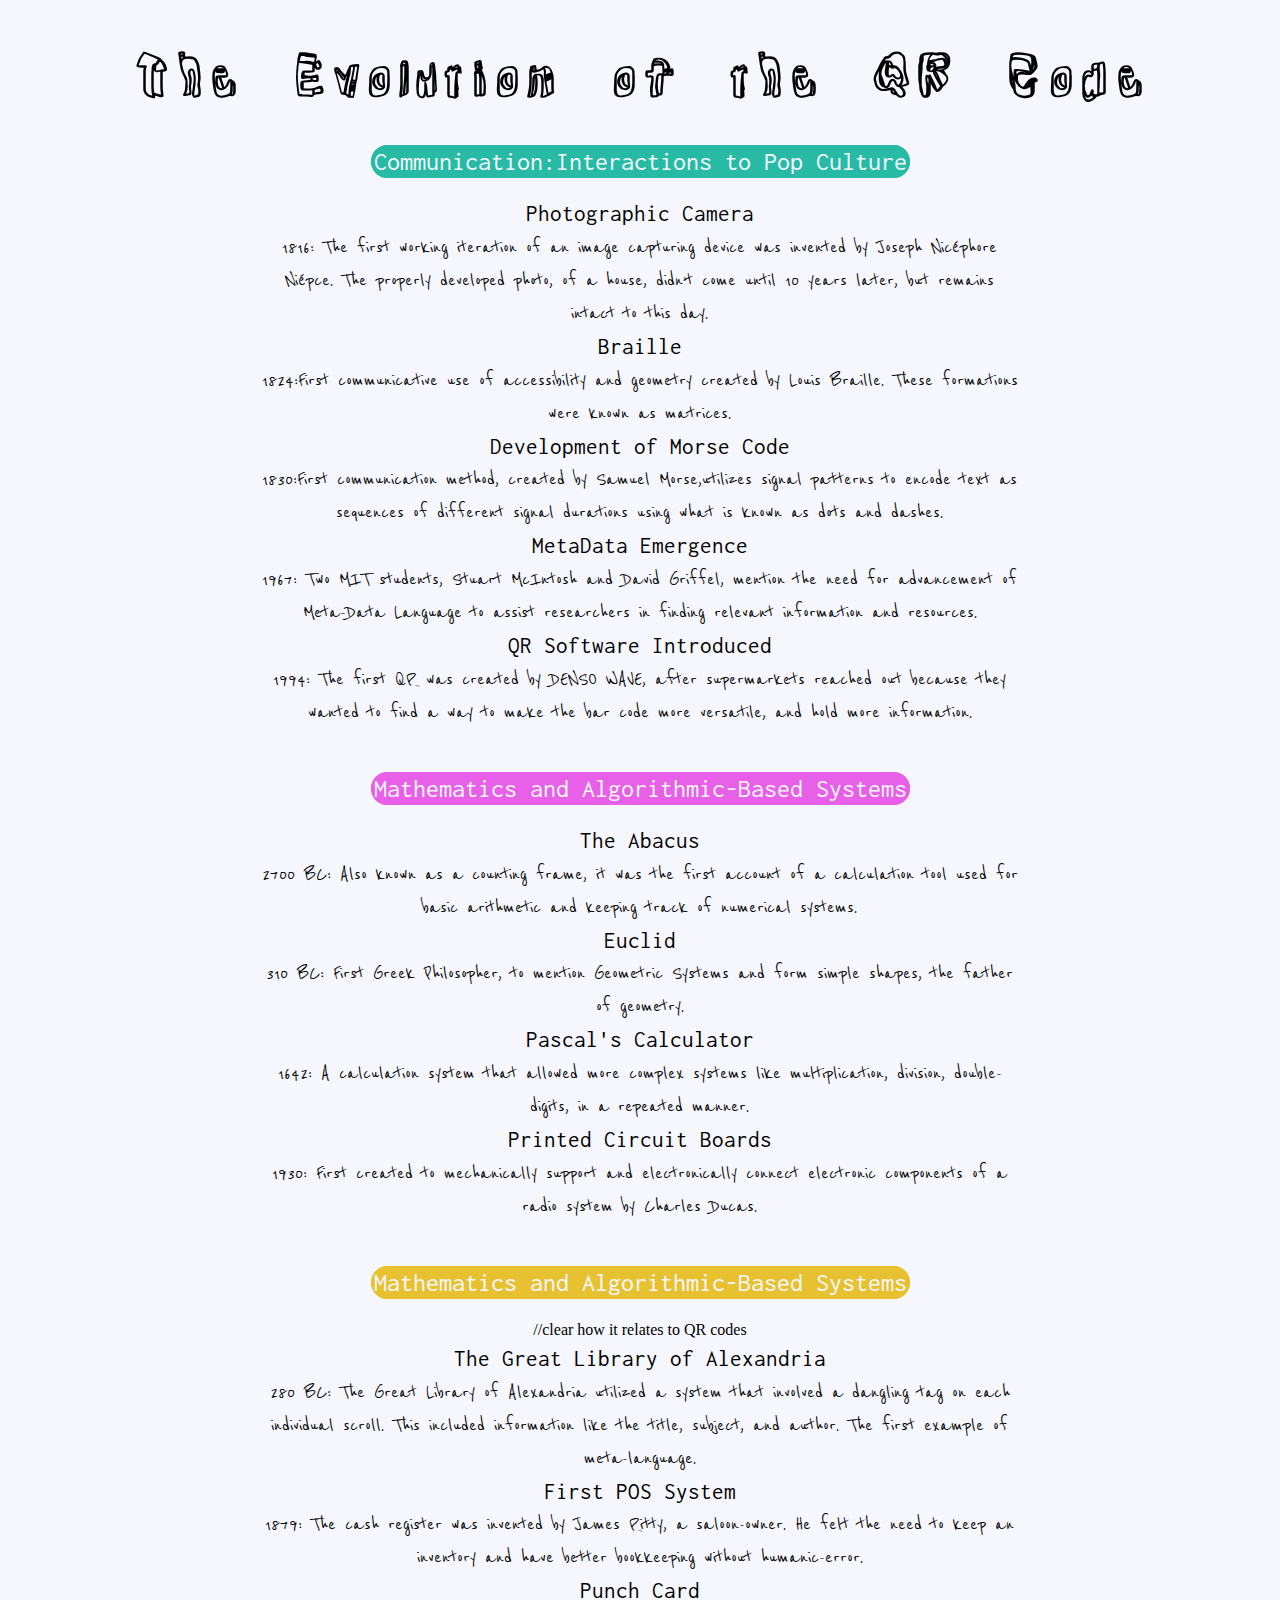
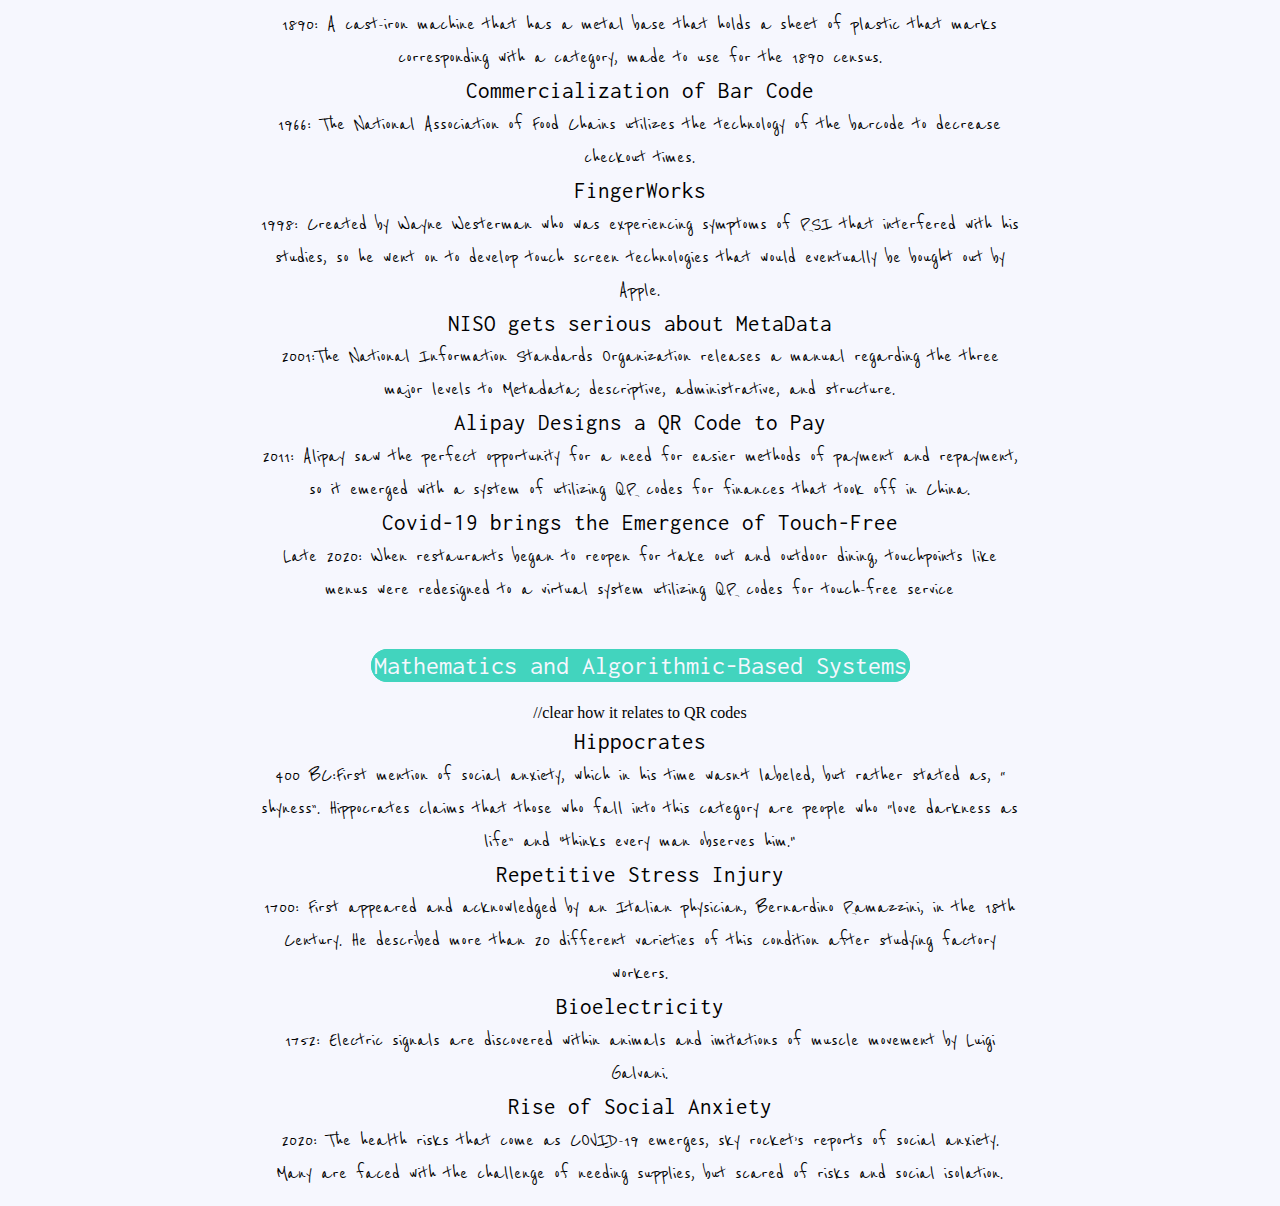
<file: index.html>
<!DOCTYPE html>
<html lang="en" dir="ltr">
  <head>
    <link rel="stylesheet" href="styles.css">
    <link rel="preconnect" href="https://fonts.googleapis.com">
    <link rel="preconnect" href="https://fonts.gstatic.com" crossorigin>
    <link href="https://fonts.googleapis.com/css2?family=Inconsolata:wght@500&family=Reenie+Beanie&family=Rock+3D&display=swap" rel="stylesheet">
    <meta charset="utf-8">
    <title>Draft Two of Evolution of QR Code</title>
  </head>
  <body>
    <h1> The Evolution of the QR Code </h1>
    <div class="Communication:Interactions to Pop Culture">
      <p1> Communication:Interactions to Pop Culture </p1>
      <dl>
        <dt>Photographic Camera</dt>
        <dd>1816: The first working iteration of an image capturing device was invented by Joseph Nicéphore Niépce. The properly developed photo, of a house, didn’t come until 10 years later, but remains intact to this day.</dd>
        <dt>Braille</dt>
        <dd>1824:First communicative use of accessibility and geometry created by Louis Braille. These formations were known as matrices.</dd>
        <dt>Development of Morse Code</dt>
        <dd>1830:First communication method, created by Samuel Morse,utilizes signal patterns to encode text as sequences of different signal durations using what is known as dots and dashes. </dd>
        <dt>MetaData Emergence</dt>
        <dd>1967: Two MIT students, Stuart McIntosh and David Griffel, mention the need for advancement of Meta-Data Language to assist researchers in finding relevant information and resources.</dd>
        <dt>QR Software Introduced </dt>
        <dd>1994: The first QR was created by DENSO WAVE, after supermarkets reached out because they wanted to find a way to make the bar code more versatile, and hold more information. </dd>
      </dl>
        &nbsp;
      <div class="Mathematics and Algorithmic-Based Systems">
        <p2> Mathematics and Algorithmic-Based Systems </p2>
        <dl>
          <dt>The Abacus</dt>
          <dd>2700 BC: Also known as a counting frame, it was the first account of a calculation tool used for basic arithmetic and keeping track of numerical systems.</dd>
          <dt>Euclid</dt>
          <dd>310 BC: First Greek Philosopher, to mention Geometric Systems and form simple shapes, the father of geometry.</dd>
          <dt>Pascal's Calculator</dt>
          <dd>1642: A calculation system that allowed more complex systems like multiplication, division, double-digits, in a repeated manner.</dd>
          <dt>Printed Circuit Boards</dt>
          <dd>1930: First created to mechanically support and electronically connect electronic components of a radio system by Charles Ducas. </dd>
        </dl>
        &nbsp;
        <div class="Systems and their Uses: From Government, to Health, to Finance">
          <p3> Mathematics and Algorithmic-Based Systems </p3>
          <dl> //clear how it relates to QR codes
            <dt>The Great Library of Alexandria</dt>
            <dd>280 BC: The Great Library of Alexandria utilized a system that involved a dangling tag on each individual scroll. This included information like the title, subject, and author. The first example of meta-language.</dd>
            <dt>First POS System</dt>
            <dd>1879: The cash register was invented by James Ritty, a saloon-owner. He felt the need to keep an inventory and have better bookkeeping without humanic-error. </dd>
            <dt>Punch Card</dt>
            <dd>1890: A cast-iron machine that has a metal base that holds a sheet of plastic that marks corresponding with a category, made to use for the 1890 census.</dd>
            <dt>Commercialization of Bar Code</dt>
            <dd>1966: The National Association of Food Chains utilizes the technology of the barcode to decrease checkout times.</dd>
            <dt>FingerWorks</dt>
            <dd>1998: Created by Wayne Westerman who was experiencing symptoms of RSI that interfered with his studies, so he went on to develop touch screen technologies that would eventually be bought out by Apple. </dd>
            <dt>NISO gets serious about MetaData</dt>
            <dd>2001:The National Information Standards Organization releases a manual regarding the three major levels to Metadata; descriptive, administrative, and structure.</dd>
            <dt>Alipay Designs a QR Code to Pay</dt>
            <dd>2011: Alipay saw the perfect opportunity for a need for easier methods of payment and repayment, so it emerged with a system of utilizing QR codes for finances that took off in China. </dd>
            <dt>Covid-19 brings the Emergence of Touch-Free</dt>
            <dd>Late 2020: When restaurants began to reopen for take out and outdoor dining, touchpoints like menus were redesigned to a virtual system utilizing QR codes for touch-free service</dd>
          </dl>
          &nbsp;
          <div class="The Individual: Their Usage and Nautral Humanistic Influences ">
            <p4> Mathematics and Algorithmic-Based Systems </p4>
            <dl> //clear how it relates to QR codes
              <dt>Hippocrates</dt>
              <dd>400 BC:First mention of social anxiety, which in his time wasn’t labeled, but rather stated as, “ shyness”. Hippocrates claims that those who fall into this category are people who “love darkness as life” and "thinks every man observes him." </dd>
              <dt>Repetitive Stress Injury</dt>
              <dd>1700: First appeared and acknowledged by an Italian physician, Bernardino Ramazzini, in the 18th Century. He described more than 20 different varieties of this condition after studying factory workers.</dd>
              <dt>Bioelectricity</dt>
              <dd>1752: Electric signals are discovered within animals and imitations of muscle movement by Luigi Galvani. </dd>
              <dt>Rise of Social Anxiety </dt>
              <dd>2020: The health risks that come as COVID-19 emerges, sky rocket’s reports of social anxiety. Many are faced with the challenge of needing supplies, but scared of risks and social isolation. </dd>
            </dl>
          </div>
        </div>
      </div>
    </div>
  </body>
</html>
</file>
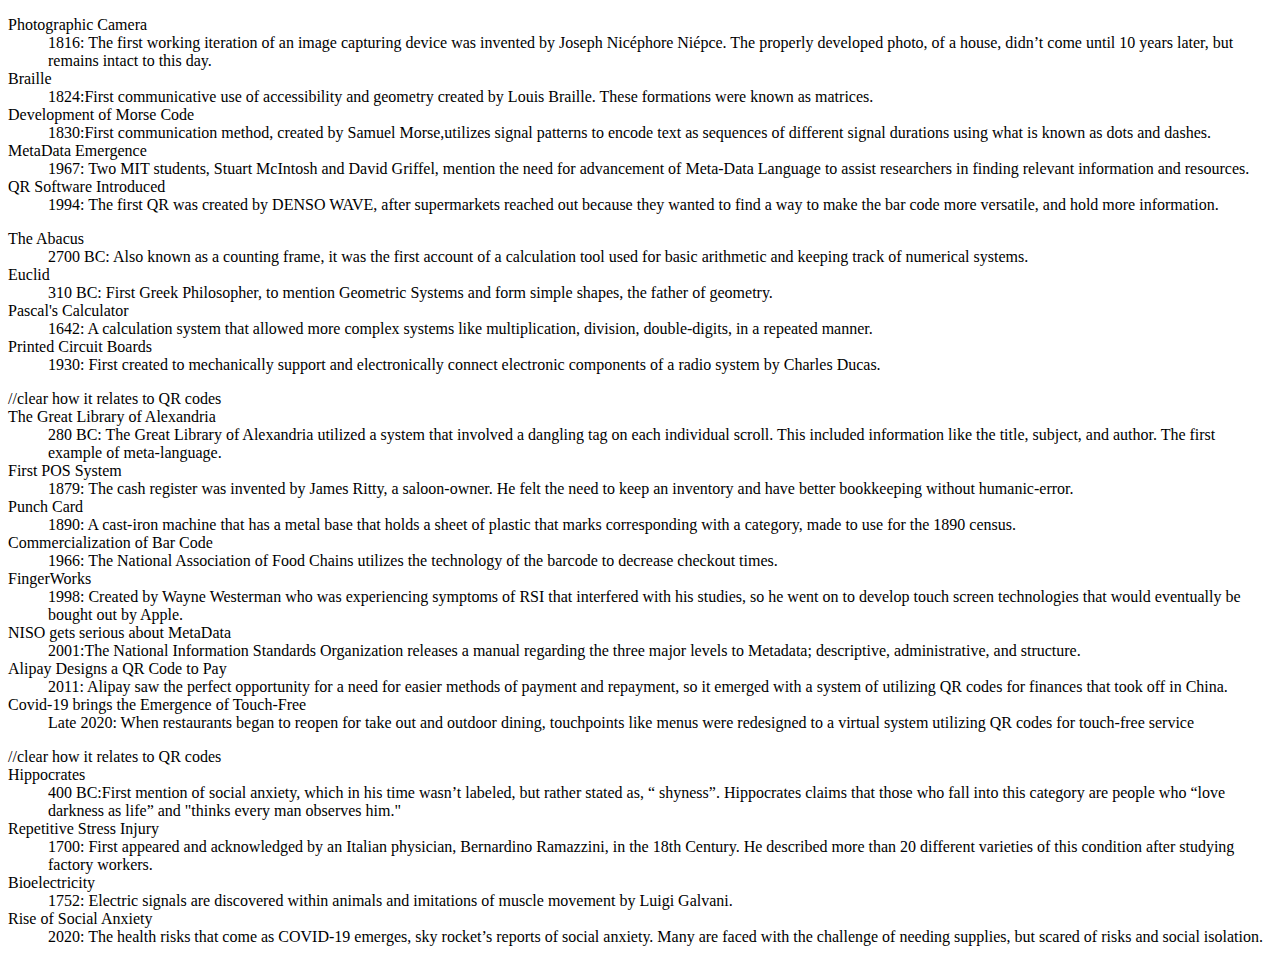
<file: qrcode.html>
<!DOCTYPE html>
<html lang="en" dir="ltr">
  <head>
    <meta charset="utf-8">
    <title>Draft Two of Evolution of QR Code</title>
  </head>
  <body>
    <div class="Communication:Interactions to Pop Culture">
      <dl>
        <dt>Photographic Camera</dt>
        <dd>1816: The first working iteration of an image capturing device was invented by Joseph Nicéphore Niépce. The properly developed photo, of a house, didn’t come until 10 years later, but remains intact to this day.</dd>
        <dt>Braille</dt>
        <dd>1824:First communicative use of accessibility and geometry created by Louis Braille. These formations were known as matrices.</dd>
        <dt>Development of Morse Code</dt>
        <dd>1830:First communication method, created by Samuel Morse,utilizes signal patterns to encode text as sequences of different signal durations using what is known as dots and dashes. </dd>
        <dt>MetaData Emergence</dt>
        <dd>1967: Two MIT students, Stuart McIntosh and David Griffel, mention the need for advancement of Meta-Data Language to assist researchers in finding relevant information and resources.</dd>
        <dt>QR Software Introduced </dt>
        <dd>1994: The first QR was created by DENSO WAVE, after supermarkets reached out because they wanted to find a way to make the bar code more versatile, and hold more information. </dd>
      </dl>

      <div class="Mathematics and Algorithmic-Based Systems">
        <dl>
          <dt>The Abacus</dt>
          <dd>2700 BC: Also known as a counting frame, it was the first account of a calculation tool used for basic arithmetic and keeping track of numerical systems.</dd>
          <dt>Euclid</dt>
          <dd>310 BC: First Greek Philosopher, to mention Geometric Systems and form simple shapes, the father of geometry.</dd>
          <dt>Pascal's Calculator</dt>
          <dd>1642: A calculation system that allowed more complex systems like multiplication, division, double-digits, in a repeated manner.</dd>
          <dt>Printed Circuit Boards</dt>
          <dd>1930: First created to mechanically support and electronically connect electronic components of a radio system by Charles Ducas. </dd>
        </dl>

        <div class="Systems and their Uses: From Government, to Health, to Finance">
          <dl> //clear how it relates to QR codes
            <dt>The Great Library of Alexandria</dt>
            <dd>280 BC: The Great Library of Alexandria utilized a system that involved a dangling tag on each individual scroll. This included information like the title, subject, and author. The first example of meta-language.</dd>
            <dt>First POS System</dt>
            <dd>1879: The cash register was invented by James Ritty, a saloon-owner. He felt the need to keep an inventory and have better bookkeeping without humanic-error. </dd>
            <dt>Punch Card</dt>
            <dd>1890: A cast-iron machine that has a metal base that holds a sheet of plastic that marks corresponding with a category, made to use for the 1890 census.</dd>
            <dt>Commercialization of Bar Code</dt>
            <dd>1966: The National Association of Food Chains utilizes the technology of the barcode to decrease checkout times.</dd>
            <dt>FingerWorks</dt>
            <dd>1998: Created by Wayne Westerman who was experiencing symptoms of RSI that interfered with his studies, so he went on to develop touch screen technologies that would eventually be bought out by Apple. </dd>
            <dt>NISO gets serious about MetaData</dt>
            <dd>2001:The National Information Standards Organization releases a manual regarding the three major levels to Metadata; descriptive, administrative, and structure.</dd>
            <dt>Alipay Designs a QR Code to Pay</dt>
            <dd>2011: Alipay saw the perfect opportunity for a need for easier methods of payment and repayment, so it emerged with a system of utilizing QR codes for finances that took off in China. </dd>
            <dt>Covid-19 brings the Emergence of Touch-Free</dt>
            <dd>Late 2020: When restaurants began to reopen for take out and outdoor dining, touchpoints like menus were redesigned to a virtual system utilizing QR codes for touch-free service</dd>
          </dl>

          <div class="The Individual: Their Usage and Nautral Humanistic Influences ">
            <dl> //clear how it relates to QR codes
              <dt>Hippocrates</dt>
              <dd>400 BC:First mention of social anxiety, which in his time wasn’t labeled, but rather stated as, “ shyness”. Hippocrates claims that those who fall into this category are people who “love darkness as life” and "thinks every man observes him." </dd>
              <dt>Repetitive Stress Injury</dt>
              <dd>1700: First appeared and acknowledged by an Italian physician, Bernardino Ramazzini, in the 18th Century. He described more than 20 different varieties of this condition after studying factory workers.</dd>
              <dt>Bioelectricity</dt>
              <dd>1752: Electric signals are discovered within animals and imitations of muscle movement by Luigi Galvani. </dd>
              <dt>Rise of Social Anxiety </dt>
              <dd>2020: The health risks that come as COVID-19 emerges, sky rocket’s reports of social anxiety. Many are faced with the challenge of needing supplies, but scared of risks and social isolation. </dd>
            </dl>
          </div>
        </div>
      </div>
    </div>
  </body>
</file>
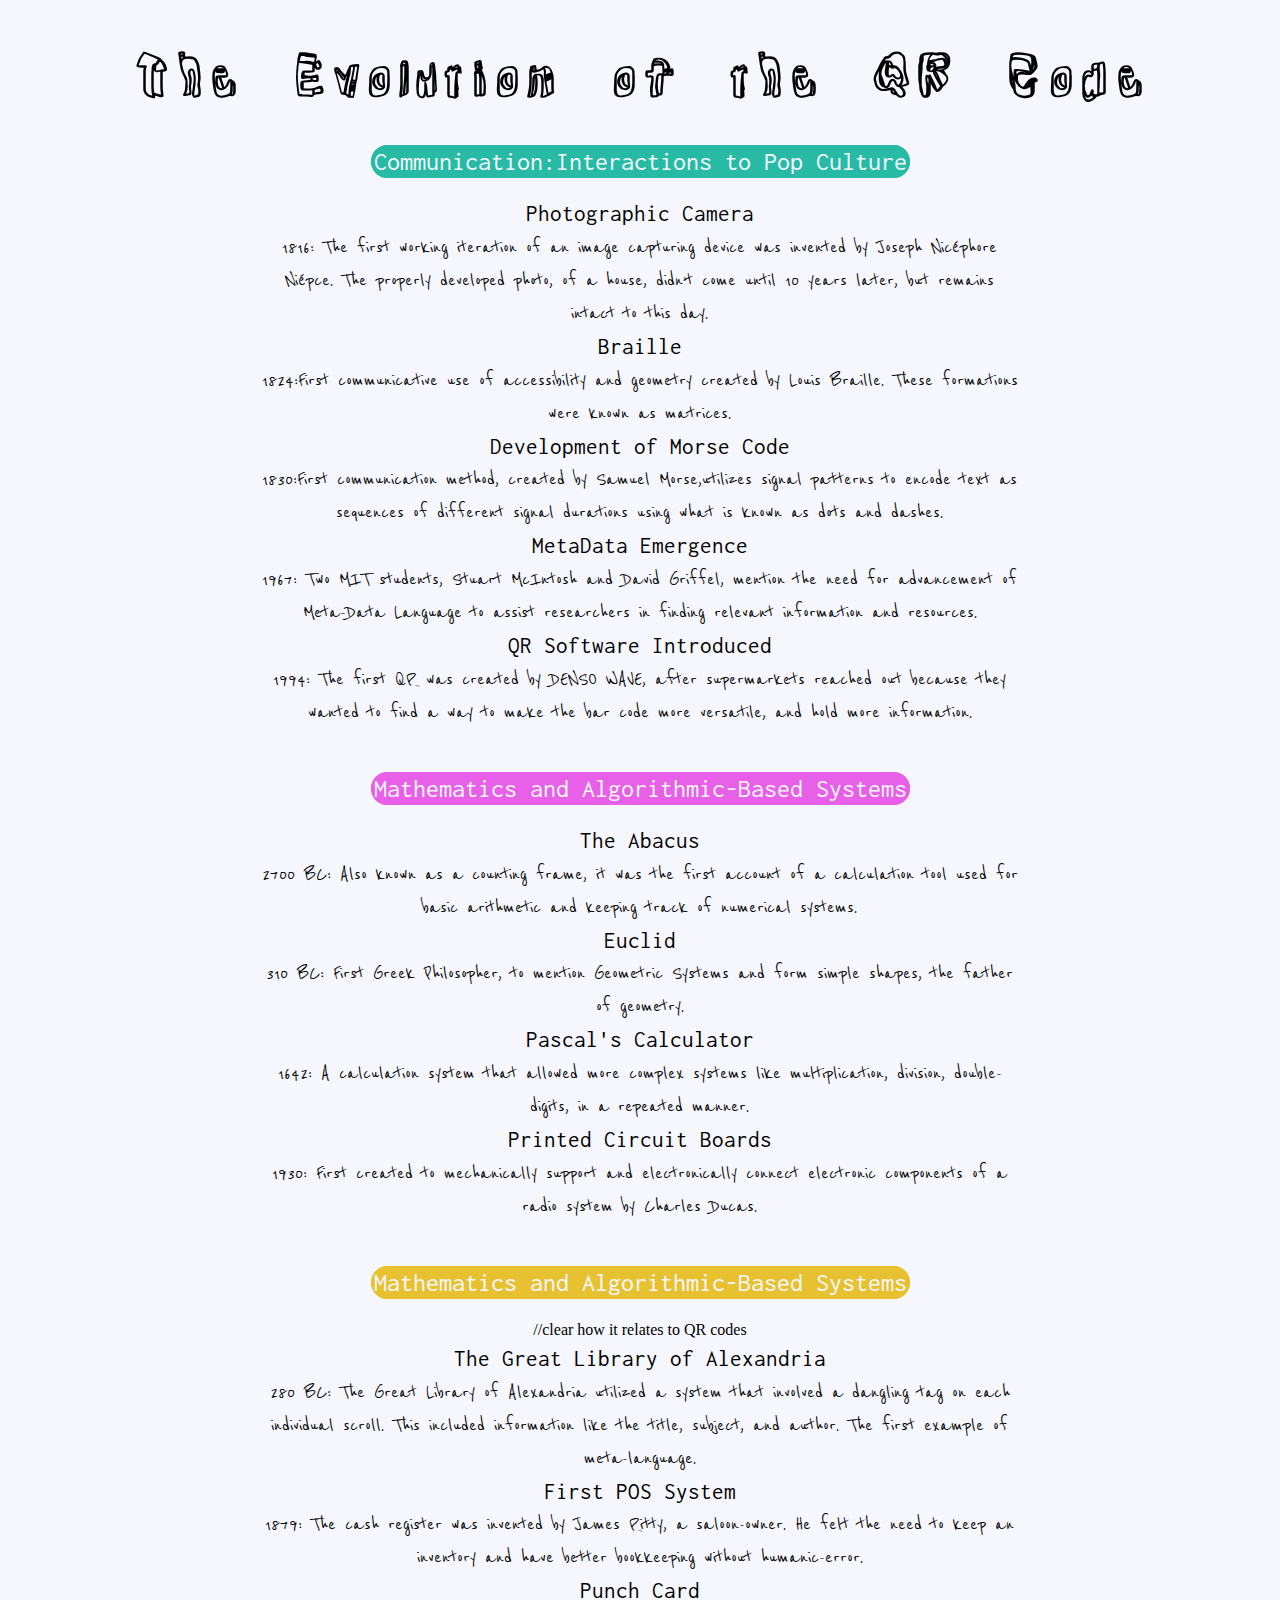
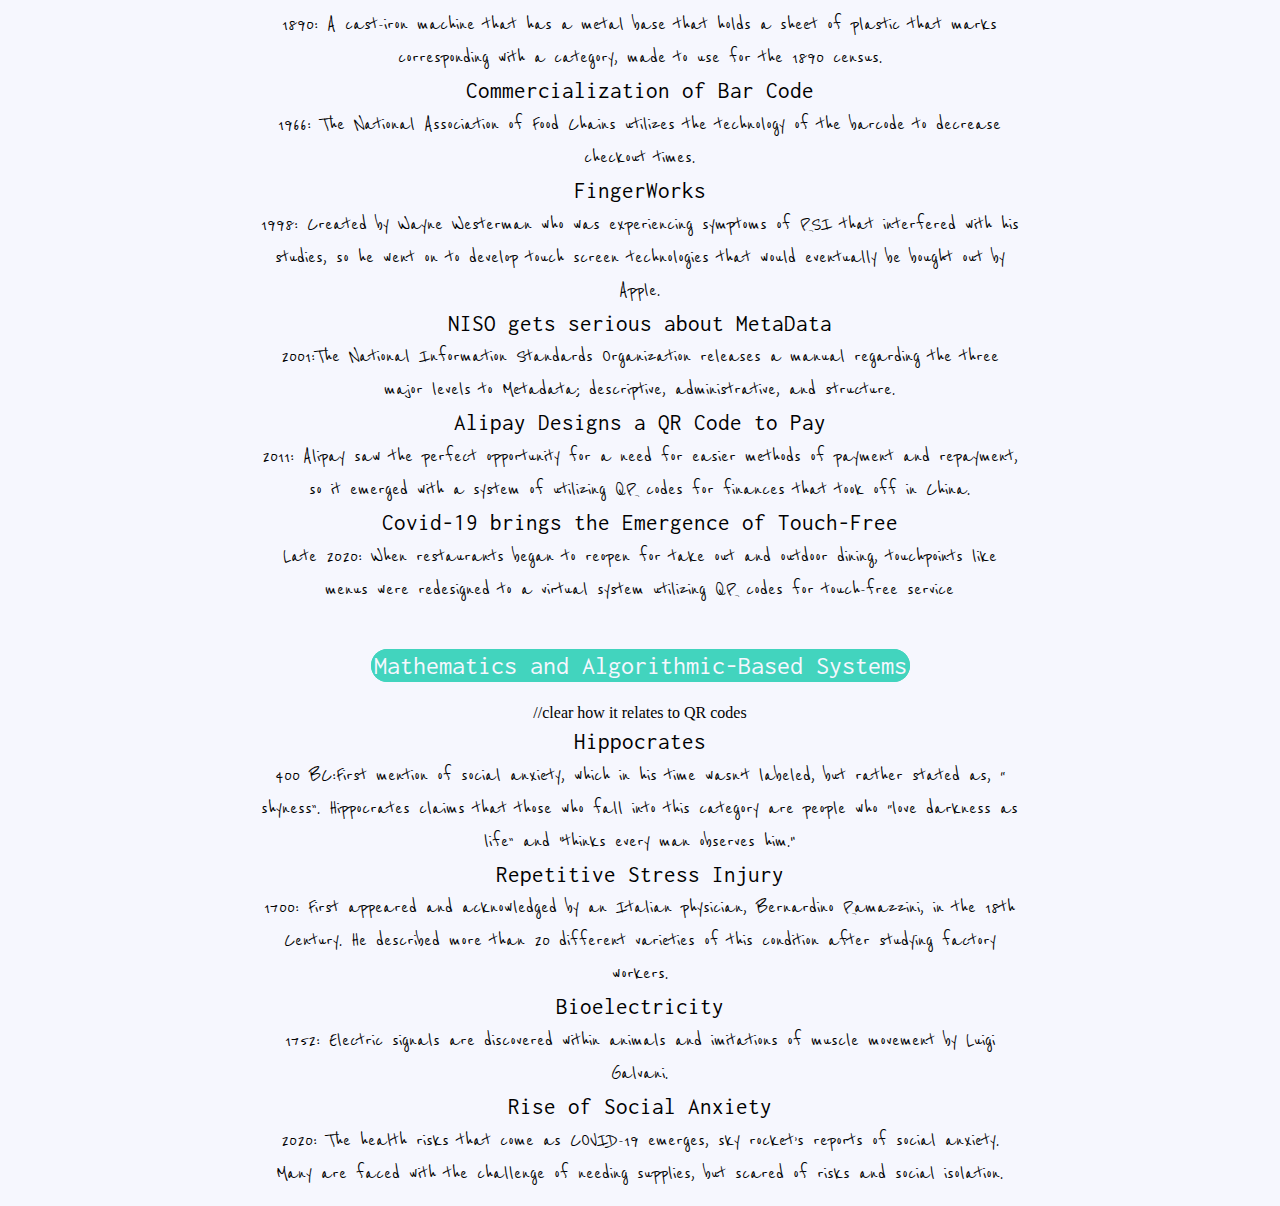
<file: legacymap/draft2.html>
<!DOCTYPE html>
<html lang="en" dir="ltr">
  <head>
    <link rel="stylesheet" href="styles.css">
    <link rel="preconnect" href="https://fonts.googleapis.com">
    <link rel="preconnect" href="https://fonts.gstatic.com" crossorigin>
    <link href="https://fonts.googleapis.com/css2?family=Inconsolata:wght@500&family=Reenie+Beanie&family=Rock+3D&display=swap" rel="stylesheet">
    <meta charset="utf-8">
    <title>Draft Two of Evolution of QR Code</title>
  </head>
  <body>
    <h1> The Evolution of the QR Code </h1>
    <div class="Communication:Interactions to Pop Culture">
      <p1> Communication:Interactions to Pop Culture </p1>
      <dl>
        <dt>Photographic Camera</dt>
        <dd>1816: The first working iteration of an image capturing device was invented by Joseph Nicéphore Niépce. The properly developed photo, of a house, didn’t come until 10 years later, but remains intact to this day.</dd>
        <dt>Braille</dt>
        <dd>1824:First communicative use of accessibility and geometry created by Louis Braille. These formations were known as matrices.</dd>
        <dt>Development of Morse Code</dt>
        <dd>1830:First communication method, created by Samuel Morse,utilizes signal patterns to encode text as sequences of different signal durations using what is known as dots and dashes. </dd>
        <dt>MetaData Emergence</dt>
        <dd>1967: Two MIT students, Stuart McIntosh and David Griffel, mention the need for advancement of Meta-Data Language to assist researchers in finding relevant information and resources.</dd>
        <dt>QR Software Introduced </dt>
        <dd>1994: The first QR was created by DENSO WAVE, after supermarkets reached out because they wanted to find a way to make the bar code more versatile, and hold more information. </dd>
      </dl>
        &nbsp;
      <div class="Mathematics and Algorithmic-Based Systems">
        <p2> Mathematics and Algorithmic-Based Systems </p2>
        <dl>
          <dt>The Abacus</dt>
          <dd>2700 BC: Also known as a counting frame, it was the first account of a calculation tool used for basic arithmetic and keeping track of numerical systems.</dd>
          <dt>Euclid</dt>
          <dd>310 BC: First Greek Philosopher, to mention Geometric Systems and form simple shapes, the father of geometry.</dd>
          <dt>Pascal's Calculator</dt>
          <dd>1642: A calculation system that allowed more complex systems like multiplication, division, double-digits, in a repeated manner.</dd>
          <dt>Printed Circuit Boards</dt>
          <dd>1930: First created to mechanically support and electronically connect electronic components of a radio system by Charles Ducas. </dd>
        </dl>
        &nbsp;
        <div class="Systems and their Uses: From Government, to Health, to Finance">
          <p3> Mathematics and Algorithmic-Based Systems </p3>
          <dl> //clear how it relates to QR codes
            <dt>The Great Library of Alexandria</dt>
            <dd>280 BC: The Great Library of Alexandria utilized a system that involved a dangling tag on each individual scroll. This included information like the title, subject, and author. The first example of meta-language.</dd>
            <dt>First POS System</dt>
            <dd>1879: The cash register was invented by James Ritty, a saloon-owner. He felt the need to keep an inventory and have better bookkeeping without humanic-error. </dd>
            <dt>Punch Card</dt>
            <dd>1890: A cast-iron machine that has a metal base that holds a sheet of plastic that marks corresponding with a category, made to use for the 1890 census.</dd>
            <dt>Commercialization of Bar Code</dt>
            <dd>1966: The National Association of Food Chains utilizes the technology of the barcode to decrease checkout times.</dd>
            <dt>FingerWorks</dt>
            <dd>1998: Created by Wayne Westerman who was experiencing symptoms of RSI that interfered with his studies, so he went on to develop touch screen technologies that would eventually be bought out by Apple. </dd>
            <dt>NISO gets serious about MetaData</dt>
            <dd>2001:The National Information Standards Organization releases a manual regarding the three major levels to Metadata; descriptive, administrative, and structure.</dd>
            <dt>Alipay Designs a QR Code to Pay</dt>
            <dd>2011: Alipay saw the perfect opportunity for a need for easier methods of payment and repayment, so it emerged with a system of utilizing QR codes for finances that took off in China. </dd>
            <dt>Covid-19 brings the Emergence of Touch-Free</dt>
            <dd>Late 2020: When restaurants began to reopen for take out and outdoor dining, touchpoints like menus were redesigned to a virtual system utilizing QR codes for touch-free service</dd>
          </dl>
          &nbsp;
          <div class="The Individual: Their Usage and Nautral Humanistic Influences ">
            <p4> Mathematics and Algorithmic-Based Systems </p4>
            <dl> //clear how it relates to QR codes
              <dt>Hippocrates</dt>
              <dd>400 BC:First mention of social anxiety, which in his time wasn’t labeled, but rather stated as, “ shyness”. Hippocrates claims that those who fall into this category are people who “love darkness as life” and "thinks every man observes him." </dd>
              <dt>Repetitive Stress Injury</dt>
              <dd>1700: First appeared and acknowledged by an Italian physician, Bernardino Ramazzini, in the 18th Century. He described more than 20 different varieties of this condition after studying factory workers.</dd>
              <dt>Bioelectricity</dt>
              <dd>1752: Electric signals are discovered within animals and imitations of muscle movement by Luigi Galvani. </dd>
              <dt>Rise of Social Anxiety </dt>
              <dd>2020: The health risks that come as COVID-19 emerges, sky rocket’s reports of social anxiety. Many are faced with the challenge of needing supplies, but scared of risks and social isolation. </dd>
            </dl>
          </div>
        </div>
      </div>
    </div>
    <a
  </body>
</html>
</file>
<file: styles.css>
body {
  background-color: #f6f7fe;
  text-align: center;
  line-height: 1.5;
}

h1 {
  font-family: 'Rock 3D', cursive;
  font-size: 50px;
  text-align: center;
}

p1 {
  border:3px solid;
  background: #27BAA4;
  font-size: 26px;
  color: #f6f7fe;
  border-color: #27BAA4;
  border-radius: 40px;
  font-family: 'Inconsolata', monospace;
}

p2 {
  border:3px solid;
  background: #E85FE8;
  font-size: 26px;
  color: #f6f7fe;
  border-color: #E85FE8;
  border-radius: 40px;
  font-family: 'Inconsolata', monospace;
}

p3 {
  border:3px solid;
  background: #E8C131;
  font-size: 26px;
  color: #f6f7fe;
  border-color: #E8C131;
  border-radius: 40px;
  font-family: 'Inconsolata', monospace;
}

p4 {
  border:3px solid;
  background: #42D4BE;
  font-size: 26px;
  color: #f6f7fe;
  border-color: #42D4BE;
  border-radius: 40px;
  font-family: 'Inconsolata', monospace;
}


dt {
  font-size: 22.5px;
  font-family: 'Inconsolata', monospace;
  margin: auto;
  width: 60%;
  border: .5px solid #00000;
}

dd {
  font-size: 22px;
  font-family: 'Reenie Beanie', cursive;
  margin: auto;
  width: 60%;
  border: .5px solid #00000;
}
</file>
<file: legacymap/styles.css>
body {
  background-color: #f6f7fe;
  text-align: center;
  line-height: 1.5;
}

h1 {
  font-family: 'Rock 3D', cursive;
  font-size: 50px;
  text-align: center;
}

p1 {
  border:3px solid;
  background: #27BAA4;
  font-size: 26px;
  color: #f6f7fe;
  border-color: #27BAA4;
  border-radius: 40px;
  font-family: 'Inconsolata', monospace;
}

p2 {
  border:3px solid;
  background: #E85FE8;
  font-size: 26px;
  color: #f6f7fe;
  border-color: #E85FE8;
  border-radius: 40px;
  font-family: 'Inconsolata', monospace;
}

p3 {
  border:3px solid;
  background: #E8C131;
  font-size: 26px;
  color: #f6f7fe;
  border-color: #E8C131;
  border-radius: 40px;
  font-family: 'Inconsolata', monospace;
}

p4 {
  border:3px solid;
  background: #42D4BE;
  font-size: 26px;
  color: #f6f7fe;
  border-color: #42D4BE;
  border-radius: 40px;
  font-family: 'Inconsolata', monospace;
}


dt {
  font-size: 22.5px;
  font-family: 'Inconsolata', monospace;
  margin: auto;
  width: 60%;
  border: .5px solid #00000;
}

dd {
  font-size: 22px;
  font-family: 'Reenie Beanie', cursive;
  margin: auto;
  width: 60%;
  border: .5px solid #00000;
}
</file>
